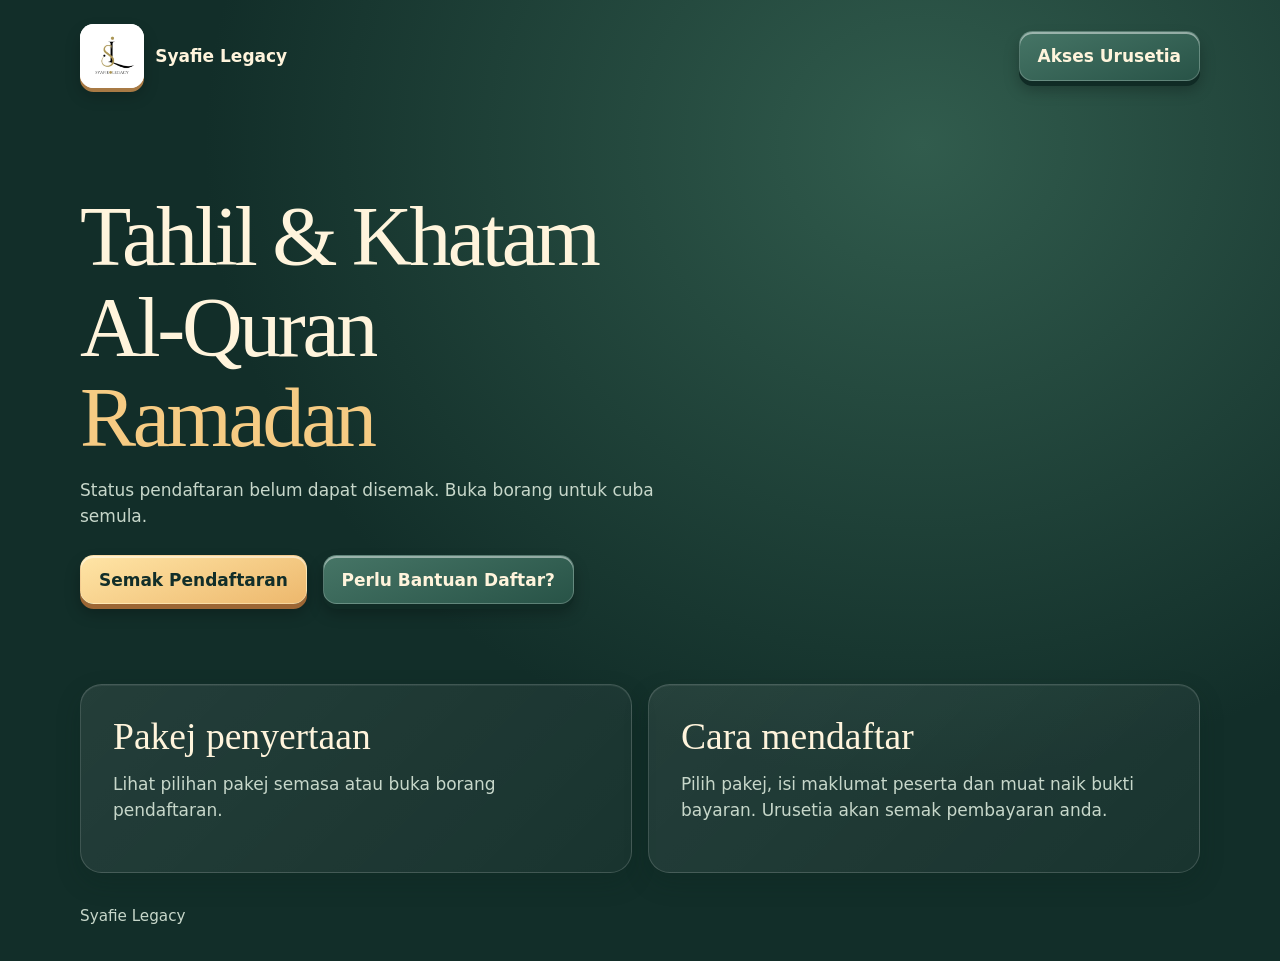
<file: index.html>
<!doctype html>
<html lang="ms">
<head>
<meta charset="utf-8">
<meta name="viewport" content="width=device-width, initial-scale=1">
<meta name="theme-color" content="#122e29">
<meta name="description" content="Portal Tahlil dan Khatam Al-Quran Ramadan anjuran Syafie Legacy.">
<title>Tahlil &amp; Khatam Al-Quran Ramadan | Syafie Legacy</title>
<link rel="stylesheet" href="./portal.css">
<script src="./urusetia-config.js" defer></script><script src="./season-public.js?v=annual1" defer></script><style>.hero.without-season-art{grid-template-columns:1fr}#season-poster[hidden]{display:none!important}</style></head>
<body>
<div class="wrap">
  <header>
    <div class="brand"><img class="mark" src="[data-uri]" alt=""> Syafie Legacy</div>
    <a class="button secondary" href="./urusetia.html">Akses Urusetia</a>
  </header>
  <main>
    <section class="hero" aria-labelledby="tajuk">
      <div>
        <h1 id="tajuk">Tahlil &amp; Khatam Al-Quran <span data-season-name>Ramadan</span></h1>
        <p id="season-status" role="status">Menyemak status pendaftaran…</p>
        <div class="actions">
          <a class="button" id="season-register" href="./daftar.html">Semak Pendaftaran</a>
          <button class="button secondary" type="button" data-open="bantuan">Perlu Bantuan Daftar?</button>
        </div>
      </div>
      <img id="season-poster" data-season-poster="1448H" hidden class="ramadan-art" style="aspect-ratio:auto;object-fit:contain" src="[data-uri]" width="768" height="960" alt="Pakej Tahlil Ramadan 1448H. Pilihan RM50, RM70 dan RM100." fetchpriority="high">
    </section>
    <div class="cards">
      <section class="card" id="pakej" aria-labelledby="tajuk-pakej">
        <h2 id="tajuk-pakej">Pakej penyertaan</h2>
        <p>Lihat pilihan pakej semasa atau buka borang pendaftaran.</p><ul id="season-packages"></ul>
      </section>
      <section class="card" aria-labelledby="tajuk-daftar">
        <h2 id="tajuk-daftar">Cara mendaftar</h2>
        <p>Pilih pakej, isi maklumat peserta dan muat naik bukti bayaran. Urusetia akan semak pembayaran anda.</p>
      </section>
    </div>
  </main>
  <footer>Syafie Legacy</footer>
</div>
<dialog id="bantuan" aria-labelledby="tajuk-bantuan">
  <h2 id="tajuk-bantuan">Bantuan pendaftaran</h2>
  <p>Jika anda kurang biasa dengan borang dalam talian atau tiada akaun Google, Ustaz Shafie boleh daftarkan bagi pihak anda untuk sesi program semasa.</p>
  <form method="dialog" class="actions">
    <a class="button" href="https://tahlilsyafielegacy.wasap.my" target="_blank" rel="noopener noreferrer">WhatsApp Ustaz Shafie</a>
    <button class="button secondary" autofocus>Tutup</button>
  </form>
</dialog>
<script>
  for (const button of document.querySelectorAll('[data-open]')) {
    button.addEventListener('click', () => {
      document.getElementById(button.dataset.open).showModal();
    });
  }
</script>
</body>
</html>
</file>
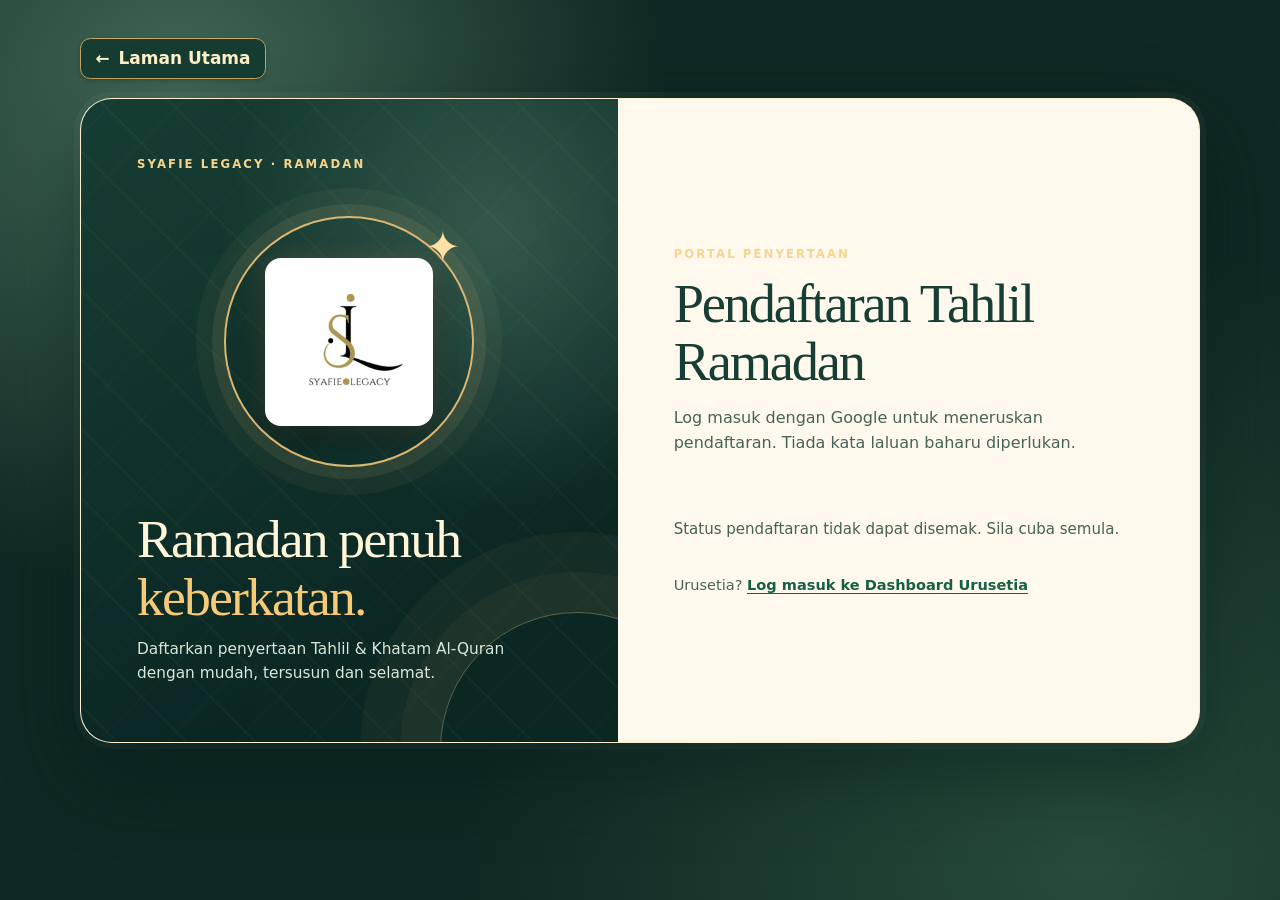
<file: daftar.html>
<!doctype html>
<html lang="ms"><head><meta charset="utf-8"><meta name="viewport" content="width=device-width,initial-scale=1"><meta name="referrer" content="no-referrer"><title>Pendaftaran Tahlil Ramadan</title><link rel="stylesheet" href="portal.css"><link rel="stylesheet" href="./auth-motion.css?v=google-3d1"><style>
main{max-width:680px;margin:2rem auto;padding:1rem}label{display:grid;gap:.4rem;margin:1rem 0}input,textarea,select{font:inherit;padding:.7rem;border-radius:.5rem;color:#142b23;background:#fff8e7;width:100%;box-sizing:border-box}[hidden]{display:none!important}textarea{resize:vertical}
.home-link{display:inline-flex;align-items:center;gap:.55rem;margin:0 0 .9rem;padding:.55rem .9rem;border:1px solid #c5a562;border-radius:.65rem;background:#173d32;color:#fff1c9;text-decoration:none;font-weight:700;line-height:1.25;box-shadow:0 2px 5px #0003}
.home-link:hover{background:#285246;color:#fff8e7}
.home-link:focus-visible{outline:2px solid #ffdc93;outline-offset:3px}
.submission-dialog{box-sizing:border-box;width:min(28rem,calc(100% - 2rem));max-height:calc(100% - 2rem);padding:1.75rem;border:1px solid #ae9257;border-radius:1.25rem;background:#204238;color:#fff1cc;box-shadow:0 1rem 3rem #0008;text-align:center}
.submission-dialog::backdrop{background:#081914c9}
.submission-dialog h2{font-size:clamp(1.5rem,5vw,2rem);margin:.65rem 0}
.submission-dialog p{color:#fff1cc;margin:.65rem 0 1rem}
.submission-spinner{display:block;width:2.6rem;height:2.6rem;margin:.3rem auto 1rem;border:.2rem solid #ffda8f45;border-top-color:#ffda8f;border-radius:50%;animation:submission-spin .85s linear infinite}
@keyframes submission-spin{to{transform:rotate(360deg)}}
@media(prefers-reduced-motion:reduce){.submission-spinner{animation:none}}
</style><script src="urusetia-config.js" defer></script><script defer src="daftar.js?v=annual1"></script></head>
<body class="auth-page auth-participant"><main class="auth-main">
<a id="registration-back" class="home-link" href="./"><span aria-hidden="true">←</span> Laman Utama</a>
<div class="auth-shell">
  <aside class="auth-showcase" aria-label="Tahlil Ramadan Syafie Legacy">
    <span class="auth-eyebrow">Syafie Legacy · <span data-season-name>Ramadan</span></span>
    <div class="auth-motif" aria-hidden="true"><img class="auth-sl-logo" src="[data-uri]" alt=""></div>
    <div><h2>Ramadan penuh <span class="auth-accent">keberkatan.</span></h2>
    <p>Daftarkan penyertaan Tahlil &amp; Khatam Al-Quran dengan mudah, tersusun dan selamat.</p></div>
  </aside>
  <section class="auth-content" aria-label="Daftar peserta">
    <span class="auth-eyebrow">PORTAL PENYERTAAN</span>
    <h1 id="registration-title">Pendaftaran Tahlil Ramadan</h1>
    <p class="auth-description">Log masuk dengan Google untuk meneruskan pendaftaran. Tiada kata laluan baharu diperlukan.</p>
    <p id="registration-window" class="auth-description"></p>
    <p id="status" role="status" aria-live="polite">Menyemak status pendaftaran…</p>
    <button id="google-login" class="google-signin-3d" type="button" hidden><span class="google-signin-3d__tile" aria-hidden="true"><svg class="google-brand-icon" viewBox="0 0 48 48" width="36" height="36" focusable="false" aria-hidden="true" xmlns="http://www.w3.org/2000/svg"><path fill="#EA4335" d="M24 9.5c3.54 0 6.71 1.22 9.21 3.6l6.85-6.85C35.9 2.38 30.47 0 24 0 14.62 0 6.51 5.38 2.56 13.22l7.98 6.19C12.43 13.72 17.74 9.5 24 9.5z"/><path fill="#4285F4" d="M46.98 24.55c0-1.57-.15-3.09-.38-4.55H24v9.02h12.94c-.58 2.96-2.26 5.48-4.77 7.18l7.73 6C44.4 38.05 46.98 31.88 46.98 24.55z"/><path fill="#FBBC05" d="M10.53 28.59A14.46 14.46 0 0 1 9.75 24c0-1.59.27-3.12.76-4.59l-7.98-6.2A23.88 23.88 0 0 0 0 24c0 3.87.93 7.51 2.56 10.78l7.97-6.19z"/><path fill="#34A853" d="M24 48c6.48 0 11.92-2.13 15.9-5.8l-7.73-6c-2.15 1.45-4.92 2.3-8.17 2.3-6.26 0-11.57-4.22-13.47-9.91l-7.98 6.19C6.51 42.62 14.62 48 24 48z"/></svg></span><span class="google-signin-3d__label">Log Masuk dengan Google</span><span class="google-signin-3d__chevron" aria-hidden="true">›</span></button>
    <p class="auth-hint">Urusetia? <a href="./urusetia.html">Log masuk ke Dashboard Urusetia</a></p>
    <form id="daftar" hidden><label>Pakej penyertaan<select id="packageId" required></select></label><label>Nama peserta<input id="name" autocomplete="name" maxlength="160" required></label><label><span id="registration-email-label">E-mel</span><input id="email" type="email" autocomplete="email" maxlength="254" readonly required></label><label>Nombor WhatsApp<input id="phone" type="tel" autocomplete="tel" maxlength="35" required></label><label>Nama arwah, satu nama setiap baris<textarea id="names" rows="5" maxlength="10000" required></textarea></label><label>Bukti bayaran (JPG, PNG atau PDF, maksimum 3 MB)<input id="proof" type="file" accept="image/jpeg,image/png,application/pdf" required></label><button class="button" type="submit">Hantar Pendaftaran</button></form>
  </section>
</div>
<dialog id="submission-dialog" class="submission-dialog" aria-labelledby="submission-title" aria-describedby="submission-message">
  <span id="submission-spinner" class="submission-spinner" aria-hidden="true" hidden></span>
  <h2 id="submission-title">Status Permohonan</h2>
  <p id="submission-message" role="status"></p>
  <form method="dialog"><button id="submission-close" class="button" type="submit">Tutup</button></form>
</dialog></main></body></html>
</file>
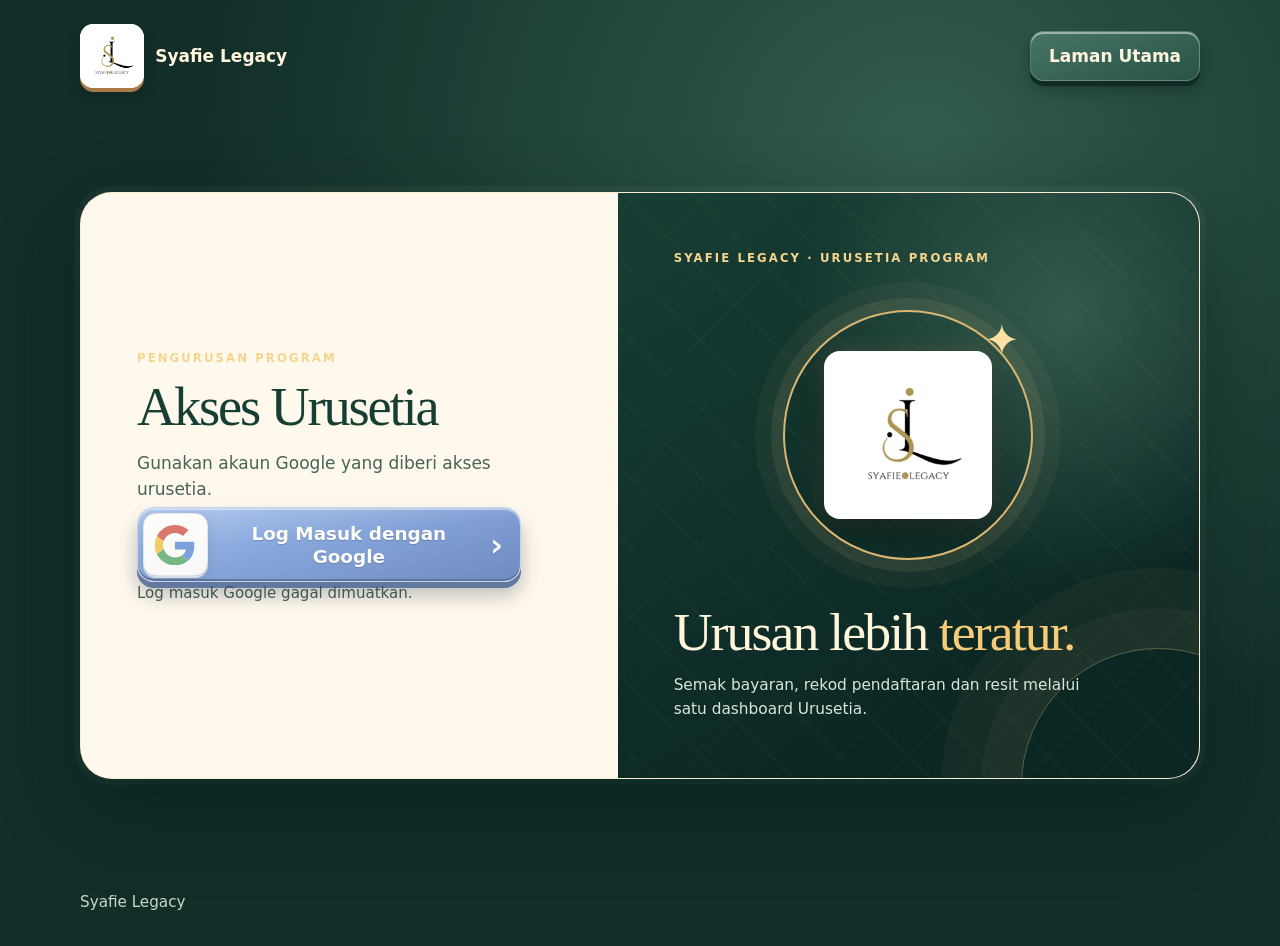
<file: urusetia.html>
<!doctype html>
<html lang="ms">
<head>
<meta name="referrer" content="no-referrer">
<meta charset="utf-8">
<meta name="viewport" content="width=device-width, initial-scale=1">
<meta name="theme-color" content="#122e29">
<meta name="referrer" content="no-referrer">
<title>Akses Urusetia | Tahlil Ramadan</title>
<link rel="stylesheet" href="./portal.css">
<link rel="stylesheet" href="./auth-motion.css?v=google-3d1">
<script src="./urusetia-config.js" defer></script>
<script src="./urusetia.js?v=annual1" defer></script>
<style>.submission-dialog{box-sizing:border-box;width:min(28rem,calc(100% - 2rem));max-height:calc(100% - 2rem);padding:1.75rem;border:1px solid #ae9257;border-radius:1.25rem;background:#204238;color:#fff1cc;box-shadow:0 1rem 3rem #0008;text-align:center}
.submission-dialog::backdrop{background:#081914c9}
.submission-dialog h2{font-size:clamp(1.5rem,5vw,2rem);margin:.65rem 0}
.submission-dialog p{color:#fff1cc;margin:.65rem 0 1rem}
.submission-spinner{display:block;width:2.6rem;height:2.6rem;margin:.3rem auto 1rem;border:.2rem solid #ffda8f45;border-top-color:#ffda8f;border-radius:50%;animation:submission-spin .85s linear infinite}
@keyframes submission-spin{to{transform:rotate(360deg)}}
@media(prefers-reduced-motion:reduce){.submission-spinner{animation:none}}

.payment-dialog-actions{display:flex;flex-wrap:wrap;justify-content:center;gap:.75rem;margin-top:1rem}

.season-view{margin:1rem 0;padding:1rem;border:1px solid #c8ae7466;border-radius:.85rem}
.season-view select,#season-edit{display:block;width:min(100%,26rem);max-width:100%;margin:.5rem 0}
#dashboard .season-view label,#dashboard #tetapan-sesi label{color:#fff1cc;font-weight:650}
#season-view,#season-edit,#season-form input:not([type="checkbox"]){padding:.7rem .8rem;border:1px solid #bda36b;border-radius:.65rem;background:#fff8e7;color:#17362d;font:inherit;min-height:3rem;color-scheme:light}
#season-view:focus-visible,#season-edit:focus-visible,#season-form input:focus-visible{outline:3px solid #f6cb83;outline-offset:3px}
#season-form input:disabled{opacity:.8}
#season-form input[type="checkbox"]{width:1.15rem;height:1.15rem;accent-color:#f6cb83}
#dashboard{overflow-wrap:anywhere}
.season-form[hidden],.season-view[hidden]{display:none!important}
.season-form{display:grid;gap:1rem}.season-form label{display:grid;gap:.4rem}
.season-dates{display:grid;grid-template-columns:repeat(2,minmax(0,1fr));gap:1rem}
.season-form input{min-width:0;width:100%;box-sizing:border-box}
.season-form .season-check{display:flex;align-items:flex-start;gap:.6rem}
.season-check input{width:auto;flex:none;margin-top:.25rem}
.season-note{font-size:.9rem;line-height:1.6}
@media(max-width:600px){.season-dates{grid-template-columns:1fr}}
</style><style>
.receipt-history{margin-top:1.5rem;padding-top:1.25rem;border-top:1px solid #d6c38b66}
.history-search,.history-nav{display:flex;flex-wrap:wrap;align-items:center;gap:.6rem}
.history-search input{flex:1 1 13rem;min-width:0;padding:.65rem .75rem;border:1px solid #bda36b;border-radius:.5rem;background:#fff8e7;color:#17362d;font:inherit}
.history-item{padding:.85rem 0;border-bottom:1px solid #d6c38b44;overflow-wrap:anywhere}
.history-item h3,.history-item p{margin:.3rem 0}
.history-item a{color:#ffdc93}
.history-nav{margin-top:1rem}
</style><style>
.dashboard-nav{display:flex;flex-wrap:wrap;gap:.45rem;margin:1.1rem 0 1.5rem;padding:.45rem;border:1px solid #c8ae7466;border-radius:.85rem;background:#102e27}
.dashboard-nav a{flex:1 1 auto;padding:.7rem .8rem;border-radius:.55rem;color:#fff1cc;text-decoration:none;font-weight:700;text-align:center}
.dashboard-nav a:hover{background:#31574b}
.dashboard-nav a[aria-current="location"]{background:#ffda96;color:#152c25}
.dashboard-nav a:focus-visible{outline:2px solid #ffda96;outline-offset:2px}
#dashboard section[hidden]{display:none!important}
#sejarah-pendaftaran{margin-top:0;padding-top:0;border-top:0}
</style></head>
<body>
<div class="wrap">
  <header>
    <div class="brand"><img class="mark" src="[data-uri]" alt=""> Syafie Legacy</div>
    <a class="button secondary" href="./">Laman Utama</a>
  </header>
  <main class="admin-main">
    <section class="auth-shell auth-shell--staff" aria-labelledby="tajuk">
      <aside class="auth-showcase" aria-label="Akses Urusetia Ramadan">
        <span class="auth-eyebrow">Syafie Legacy · Urusetia Program</span>
        <div class="auth-motif" aria-hidden="true"><img class="auth-sl-logo" src="[data-uri]" alt=""></div>
        <div><h2>Urusan lebih <span class="auth-accent">teratur.</span></h2>
        <p>Semak bayaran, rekod pendaftaran dan resit melalui satu dashboard Urusetia.</p></div>
      </aside>
      <div class="auth-content">
      <span class="auth-eyebrow">PENGURUSAN PROGRAM</span>
      <h1 id="tajuk">Akses Urusetia</h1>
      <p id="intro">Gunakan akaun Google yang diberi akses urusetia.</p>
      <div class="actions" id="login-actions">
        <button id="login" class="google-signin-3d" type="button" disabled><span class="google-signin-3d__tile" aria-hidden="true"><svg class="google-brand-icon" viewBox="0 0 48 48" width="36" height="36" focusable="false" aria-hidden="true" xmlns="http://www.w3.org/2000/svg"><path fill="#EA4335" d="M24 9.5c3.54 0 6.71 1.22 9.21 3.6l6.85-6.85C35.9 2.38 30.47 0 24 0 14.62 0 6.51 5.38 2.56 13.22l7.98 6.19C12.43 13.72 17.74 9.5 24 9.5z"/><path fill="#4285F4" d="M46.98 24.55c0-1.57-.15-3.09-.38-4.55H24v9.02h12.94c-.58 2.96-2.26 5.48-4.77 7.18l7.73 6C44.4 38.05 46.98 31.88 46.98 24.55z"/><path fill="#FBBC05" d="M10.53 28.59A14.46 14.46 0 0 1 9.75 24c0-1.59.27-3.12.76-4.59l-7.98-6.2A23.88 23.88 0 0 0 0 24c0 3.87.93 7.51 2.56 10.78l7.97-6.19z"/><path fill="#34A853" d="M24 48c6.48 0 11.92-2.13 15.9-5.8l-7.73-6c-2.15 1.45-4.92 2.3-8.17 2.3-6.26 0-11.57-4.22-13.47-9.91l-7.98 6.19C6.51 42.62 14.62 48 24 48z"/></svg></span><span class="google-signin-3d__label">Log Masuk dengan Google</span><span class="google-signin-3d__chevron" aria-hidden="true">›</span></button>
      </div>
      <p id="status" role="status" aria-live="polite">Menyemak tetapan log masuk…</p>
      <noscript><p>Hidupkan JavaScript untuk log masuk.</p></noscript>
      <div id="dashboard" hidden>
        <div id="season-view-wrap" class="season-view" hidden><label for="season-view">Sesi paparan rekod</label><select id="season-view"></select><p id="season-view-label" role="status"></p><button id="season-retry" class="button secondary" type="button">Muat Semula Sesi</button></div>
        <nav class="dashboard-nav" aria-label="Menu Urusetia">
          <a href="#semakan-bayaran" aria-controls="semakan-bayaran" aria-current="location">Semakan Bayaran</a>
          <a href="#sejarah-pendaftaran" aria-controls="sejarah-pendaftaran">Sejarah Pendaftaran</a>
          <a href="#tetapan-sesi" aria-controls="tetapan-sesi">Tetapan Sesi</a>
          <a href="./daftar.html?bantuan=1">Daftar Bagi Pihak Ketiga <span aria-hidden="true">→</span></a>
        </nav>
        <section id="semakan-bayaran" aria-labelledby="payment-title">
          <h2 id="payment-title">Semakan Bayaran</h2>
          <p id="payment-status" role="status"></p>
          <div id="payment-queue"></div>
        </section>
        <section id="sejarah-pendaftaran" class="receipt-history" aria-labelledby="receipt-history-title" hidden>
          <h2 id="receipt-history-title">Sejarah Pendaftaran &amp; Resit</h2>
          <form id="history-search" class="history-search">
            <input id="history-query" type="search" maxlength="160" aria-label="Cari ikut nama, e-mel, rujukan atau nombor resit" placeholder="Nama, e-mel, rujukan atau no. resit">
            <button class="button secondary" type="submit">Cari</button>
          </form>
          <p id="history-status" role="status"></p>
          <div id="history-results"></div>
          <div class="history-nav">
            <button class="button secondary" id="history-prev" type="button" hidden>Sebelum</button>
            <button class="button secondary" id="history-next" type="button" hidden>Seterusnya</button>
          </div>
        </section>
        <section id="tetapan-sesi" aria-labelledby="season-settings-title" hidden>
          <h2 id="season-settings-title">Tetapan Sesi Program</h2>
          <p>Semua tarikh dan jam menggunakan waktu Malaysia. Pendaftaran ditutup tepat pada masa tutup yang ditetapkan.</p>
          <label for="season-edit">Sesi yang hendak diurus</label><select id="season-edit"></select>
          <button id="season-new" class="button secondary" type="button" disabled>Cipta Sesi Baharu</button>
          <p id="season-status" role="status" aria-live="polite"></p>
          <form id="season-form" class="season-form" hidden>
            <label>ID sesi<input id="season-id" placeholder="Contoh: 1449H" pattern="[0-9]{4}H" maxlength="5" required></label>
            <label>Nama sesi<input id="season-name" maxlength="120" placeholder="Contoh: Ramadan 1449H" required></label>
            <div class="season-dates">
              <label>Tarikh dan jam buka<input id="season-opens" type="datetime-local" required></label>
              <label>Tarikh dan jam tutup<input id="season-closes" type="datetime-local" required></label>
            </div>
            <label class="season-check"><input id="season-enabled" type="checkbox"> Benarkan pendaftaran mengikut jadual</label>
            <label class="season-check"><input id="season-active" type="checkbox"> Jadikan sesi aktif untuk pendaftaran baharu</label>
            <p>Rekod sesi lain kekal. Urusetia boleh menyemak bayaran dan resit selepas pendaftaran ditutup.</p>
            <label class="season-check"><input id="season-receipt" type="checkbox"> Templat, job dan penapis ID musim AutoCrat bagi sesi ini telah disemak</label>
            <p class="season-note">Sesi baharu bermula tertutup dan menyalin pakej sesi yang dipilih. Semak harga pakej serta tetapan resit sebelum membuka sesi. AutoCrat kekal dijalankan secara manual.</p>
            <button id="season-save" class="button" type="submit">Simpan Tetapan Sesi</button>
          </form>
        </section>
        <div class="actions">
          <button class="button secondary" id="logout" type="button">Log Keluar</button>
        </div>
      </div>
      </div>
    </section>
  </main>
  <footer>Syafie Legacy</footer>
</div>
<dialog id="season-confirm-dialog" class="submission-dialog" aria-labelledby="season-confirm-title" aria-describedby="season-confirm-message">
  <h2 id="season-confirm-title">Simpan Tetapan Sesi</h2><p id="season-confirm-message"></p>
  <form method="dialog" class="actions"><button class="button secondary" value="cancel" autofocus>Batal</button><button class="button" value="save">Ya, Simpan</button></form>
</dialog>
<dialog id="payment-dialog" class="submission-dialog" aria-labelledby="payment-dialog-title" aria-describedby="payment-dialog-message">
  <span id="payment-spinner" class="submission-spinner" aria-hidden="true" hidden></span>
  <h2 id="payment-dialog-title">Sahkan Bayaran</h2>
  <p id="payment-dialog-message" role="status"></p>
  <form method="dialog" class="payment-dialog-actions">
    <button id="payment-cancel" class="button secondary" value="cancel" autofocus>Batal</button>
    <button id="payment-confirm" class="button" value="confirm">Sahkan Bayaran</button>
  </form>
</dialog>
<script>
(() => {
  const links = [...document.querySelectorAll('.dashboard-nav a[aria-controls]')];
  function showDashboardSection() {
    const current = ['#sejarah-pendaftaran','#tetapan-sesi'].includes(location.hash) ? location.hash.slice(1) : 'semakan-bayaran';
    for (const link of links) {
      const id = link.getAttribute('aria-controls');
      const active = id === current;
      document.getElementById(id).hidden = !active;
      if (active) link.setAttribute('aria-current', 'location');
      else link.removeAttribute('aria-current');
    }
  }
  window.addEventListener('hashchange', showDashboardSection);
  showDashboardSection();
})();
</script>
</body>
</html>
</file>
<file: portal.css>
:root {
    color-scheme: dark;
    --ink: #122e29;
    --cream: #fff4dc;
    --muted: #c7d7ca;
    --gold: #f6cb83;
    --line: #ffffff29;
  }
  * { box-sizing: border-box }
  body {
    margin: 0;
    font: 1.0625rem/1.55 system-ui, sans-serif;
    color: var(--cream);
    background: radial-gradient(ellipse at 72% 15%, #315c4d, transparent 55%), var(--ink);
    min-height: 100vh;
  }
  .wrap { width: min(100% - 2.5rem, 70rem); margin-inline: auto }
  header { display: flex; justify-content: space-between; align-items: center; flex-wrap: wrap; gap: 1rem; padding-block: 1.5rem }
  .brand { display: inline-flex; align-items: center; gap: .7rem; font-weight: 700 }
  .mark { display: block; width: 4rem; height: 4rem; object-fit: contain; border-radius: .85rem; background: white; box-shadow: 0 4px 0 #a87a45, 0 8px 16px #0003 }
  .hero { display: grid; grid-template-columns: 1.15fr 1fr; align-items: center; gap: 2rem; padding-block: clamp(2rem, 7vw, 5rem) }
  h1, h2 { font-family: Georgia, serif; font-weight: 500; line-height: 1.08; margin: 0 }
  h1 { font-size: clamp(2.65rem, 7vw, 5.25rem); letter-spacing: -.04em }
  h1 span { display: block; color: var(--gold) }
  h2 { font-size: clamp(1.65rem, 4vw, 2.35rem) }
  p { color: var(--muted); margin: .8rem 0 0 }
  .actions { display: flex; flex-wrap: wrap; gap: 1rem; margin-top: 1.6rem }
  .button {
    display: inline-flex; align-items: center; justify-content: center; min-height: 3rem;
    padding: .65rem 1.12rem; border: 1px solid #fff3; border-radius: .85rem; cursor: pointer;
    font: inherit; font-weight: 750; text-decoration: none; color: var(--ink);
    background: linear-gradient(160deg, #ffe5a6, #edb86d);
    --base: #9c6634;
    box-shadow: inset 0 2px 0 #fff7, 0 5px 0 var(--base), 0 9px 15px #0004;
    transition: transform .18s ease, box-shadow .18s ease, filter .18s ease;
  }
  .button.secondary { color: var(--cream); background: linear-gradient(160deg, #467566, #285347); --base: #102b25 }
  @media (hover: hover) { .button:hover { transform: translateY(-2px); filter: brightness(1.08) } }
  .button:active { transform: translateY(4px); box-shadow: inset 0 1px 0 #fff5, 0 1px 0 var(--base) }
  .button:focus-visible { outline: 3px solid #fff4dc; outline-offset: 5px }
  .ramadan-art {
    display: block;
    width: 100%;
    height: auto;
    border: 1px solid #f6cb8359;
    border-radius: clamp(1.15rem, 3vw, 2rem);
    background: #143529;
    box-shadow: 0 18px 44px #071b1780, 0 0 38px #f6cb8314;
    animation: reveal-ramadan-art .65s ease-out both;
  }
  @keyframes reveal-ramadan-art {
    from { opacity: 0; transform: translateY(.45rem) }
    to { opacity: 1; transform: translateY(0) }
  }
  .cards { display: grid; grid-template-columns: 1fr 1fr; gap: 1rem }
  .card, dialog {
    border: 1px solid var(--line); border-radius: 1.35rem; padding: clamp(1.2rem, 4vw, 2rem);
    background: linear-gradient(135deg, #ffffff14, #ffffff08);
    box-shadow: inset 0 1px 0 #fff1, 0 10px 25px #0a241c38;
  }
  dialog { width: min(100% - 2rem, 30rem); color: var(--cream); background: #24483d }
  dialog::backdrop { background: #081915da }
  dialog form { margin-top: 1.25rem; padding-bottom: .35rem }
  footer { color: var(--muted); padding-block: 2rem; font-size: .95rem }
  @media (max-width: 46rem) {
    .hero, .cards { grid-template-columns: 1fr }
  }
  @media (max-width: 26rem) { .actions .button { width: 100% } }
  @media (prefers-reduced-motion: reduce) {
    *, *::before, *::after { animation: none !important; transition: none !important }
  }

  .admin-main { padding-block: clamp(2rem, 8vw, 5rem) }
  .admin-card { width: min(100%, 42rem); margin-inline: auto }
  .admin-card h1 { font-size: clamp(2.5rem, 7vw, 4.25rem) }
  .button:disabled { opacity: .65; cursor: default; transform: none; filter: none }
</file>
<file: auth-motion.css>
/* Tahlil Ramadan 1448H — animated split-panel authentication, frontend only. */
.auth-page{min-height:100vh;background:radial-gradient(circle at 14% 12%,#426957 0,transparent 36%),radial-gradient(circle at 85% 95%,#274b3b 0,transparent 45%),#0f2823}
.auth-main{width:min(100% - 2rem,70rem);max-width:none;margin:0 auto;padding:clamp(1rem,3vw,2.4rem) 0 3rem}
.auth-main .home-link{margin-bottom:1.2rem}
.auth-shell{display:grid;grid-template-columns:48% 52%;min-height:540px;overflow:hidden;isolation:isolate;position:relative;border:1px solid #f8d99355;border-radius:2rem;background:#fff9ed;box-shadow:0 32px 80px #031b1675,0 0 0 6px #ffffff0a}
.auth-showcase{position:relative;display:flex;flex-direction:column;align-items:flex-start;justify-content:space-between;gap:2rem;min-width:0;padding:clamp(2rem,5vw,3.5rem);overflow:hidden;color:#fff6da;background:radial-gradient(circle at 77% 21%,#67927b66,transparent 42%),linear-gradient(152deg,#173e34,#0b2724 76%);animation:auth-slide-from-left .75s cubic-bezier(.2,.75,.2,1) both}
.auth-showcase::before{content:"";position:absolute;inset:0;opacity:.35;pointer-events:none;background-image:repeating-linear-gradient(45deg,transparent 0 24px,#ffe6a418 25px 26px,transparent 27px 49px),repeating-linear-gradient(-45deg,transparent 0 24px,#ffe6a40c 25px 26px,transparent 27px 49px)}
.auth-showcase::after{content:"";position:absolute;width:17rem;height:17rem;border:1px solid #ffda9255;border-radius:50%;right:-6rem;bottom:-9rem;box-shadow:0 0 0 2.5rem #f6c7760b,0 0 0 5rem #f6c77609;pointer-events:none}
.auth-showcase > *{position:relative;z-index:1}
.auth-eyebrow{font-size:.73rem;letter-spacing:.18em;text-transform:uppercase;font-weight:800;color:#f5d48e}
.auth-motif{align-self:center;width:min(85%,17rem);aspect-ratio:1;position:relative;margin:auto 0;display:grid;place-items:center}
.auth-motif::before{content:"";position:absolute;inset:4%;border:2px solid #dbb672;border-radius:50%;box-shadow:0 0 0 12px #ebcd8b16,0 0 0 28px #ebcd8b0b;animation:auth-orbit 19s linear infinite}
.auth-motif::after{content:"✦";position:absolute;top:3%;right:9%;color:#ffe2a3;font-size:2.7rem}
.auth-mosque{font-size:clamp(5rem,11vw,8rem);line-height:1;filter:drop-shadow(0 14px 20px #0006);animation:auth-float 5s ease-in-out infinite}
.auth-showcase h2{font:500 clamp(2.2rem,4.2vw,3.8rem)/1.08 Georgia,serif;letter-spacing:-.035em;color:#fff5d9}
.auth-showcase p{max-width:27rem;color:#d9e6d9;font-size:.96rem}
.auth-showcase .auth-accent{color:#f7ca78}
.auth-content{display:flex;flex-direction:column;justify-content:center;min-width:0;padding:clamp(1.5rem,5vw,3.5rem);color:#173e34;animation:auth-slide-from-right .75s cubic-bezier(.2,.75,.2,1) both}
.auth-content h1{font-size:clamp(2rem,4.5vw,3.4rem);letter-spacing:-.04em;color:#173e34;margin:.7rem 0 0}
.auth-content p{color:#476357}
.auth-content .auth-description{margin:.9rem 0 1.5rem;font-size:1rem;max-width:33rem}
.auth-content #status{margin:0 0 1rem;min-height:1.4rem;color:#466251;font-size:.94rem}
.auth-content .button{width:fit-content;min-width:min(100%,17rem)}
.auth-content .auth-google{width:100%;max-width:24rem;gap:.7rem;margin:.3rem 0 .8rem}
.auth-google-mark{display:grid;place-items:center;width:1.65rem;height:1.65rem;flex:none;border-radius:.4rem;background:#fff;color:#4285f4;font-size:1.1rem;font-weight:900;box-shadow:inset 0 0 0 1px #dedede}
.auth-hint{margin:1rem 0 0;font-size:.91rem;color:#547064}
.auth-hint a{color:#176044;text-underline-offset:.2em;font-weight:750}
.auth-hint a:focus-visible{outline:3px solid #1a6747;outline-offset:4px}
.auth-content label{color:#194333;font-weight:650}
.auth-content #daftar{width:100%;animation:auth-form-enter .45s ease both}
.auth-shell:has(#daftar:not([hidden])) .auth-hint{display:none}
.auth-content #daftar .button[type=submit]{width:100%;max-width:24rem}
.auth-shell--staff .auth-content #login-actions{max-width:24rem}
.auth-content #daftar label{display:grid;gap:.35rem;margin:.9rem 0}
.auth-content #daftar input,.auth-content #daftar select,.auth-content #daftar textarea{border:1px solid #a1bba5;background:#fffdf6;color:#123a2b;border-radius:.7rem}
.auth-content #daftar input:focus-visible,.auth-content #daftar select:focus-visible,.auth-content #daftar textarea:focus-visible{outline:3px solid #e1b76e;outline-offset:1px}
.auth-content #daftar button[type=submit]{margin-top:.8rem}
.auth-shell:has(#daftar:not([hidden])){grid-template-columns:34% 66%}
.auth-shell:has(#daftar:not([hidden])) .auth-motif{width:min(85%,11rem)}
.auth-shell:has(#daftar:not([hidden])) .auth-mosque{font-size:5rem}
.auth-shell.is-authenticated{display:block;min-height:0;max-width:70rem;border-color:#b5a27177;background:linear-gradient(135deg,#24483b,#183a30)}
.auth-shell.is-authenticated .auth-showcase{display:none}
.auth-shell.is-authenticated .auth-content{color:#fff4dc;animation:none}
.auth-shell.is-authenticated .auth-content h1{color:#fff4dc}
.auth-shell.is-authenticated .auth-content p{color:#c7d7ca}
.auth-shell.is-authenticated .auth-hint{display:none}
.auth-shell--staff .auth-showcase{order:2;animation-name:auth-slide-from-right}
.auth-shell--staff .auth-content{order:1;animation-name:auth-slide-from-left}
.auth-shell--staff .auth-content #login-actions{margin-top:.3rem}
.auth-shell--staff .auth-content #login-actions .button{max-width:24rem;width:100%}
.auth-shell--staff.is-authenticated .auth-content{padding:clamp(1.5rem,4vw,3rem)}
.auth-shell--staff.is-authenticated .auth-content #status{color:#d9e3d6}
.auth-shell--staff.is-authenticated .auth-content h1{font-size:clamp(2rem,5vw,3.3rem)}
@keyframes auth-slide-from-left{from{opacity:.7;transform:translateX(-9%)}to{opacity:1;transform:translateX(0)}}
@keyframes auth-slide-from-right{from{opacity:.7;transform:translateX(9%)}to{opacity:1;transform:translateX(0)}}
@keyframes auth-float{0%,100%{transform:translateY(0)}50%{transform:translateY(-11px)}}
@keyframes auth-orbit{to{transform:rotate(360deg)}}
@keyframes auth-form-enter{from{opacity:0;transform:translateY(12px)}to{opacity:1;transform:translateY(0)}}
@media(max-width:780px){.auth-shell,.auth-shell:has(#daftar:not([hidden])){grid-template-columns:1fr;min-height:0;border-radius:1.3rem}.auth-showcase,.auth-shell--staff .auth-showcase{order:0;min-height:190px;gap:.5rem;padding:1.5rem 1.7rem}.auth-content,.auth-shell--staff .auth-content{order:1;padding:1.6rem}.auth-motif{position:absolute;right:.6rem;top:1.5rem;width:7rem;opacity:.27}.auth-mosque,.auth-shell:has(#daftar:not([hidden])) .auth-mosque{font-size:4.2rem}.auth-showcase h2{font-size:2.1rem;max-width:19rem}.auth-showcase p{max-width:21rem;font-size:.85rem}.auth-main{width:min(100% - 1rem,70rem)}}
@media(max-width:430px){.auth-showcase{min-height:180px}.auth-content{padding:1.3rem}.auth-content h1{font-size:2.1rem}.auth-content .button{width:100%;min-width:0}.auth-showcase h2{font-size:1.9rem}.auth-main .home-link{margin-left:.35rem}}
@media(prefers-reduced-motion:reduce){.auth-showcase,.auth-content,.auth-motif::before,.auth-mosque,.auth-content #daftar{animation:none!important;transition:none!important}}


/* SL brand artwork: keep existing animated gold ring, replace centre glyph. */
.auth-sl-logo{
  display:block;
  width:min(63%,10.5rem);
  max-height:70%;
  height:auto;
  aspect-ratio:1;
  object-fit:contain;
  border-radius:1rem;
  background:#fff;
  padding:.35rem;
  box-shadow:0 12px 30px #0006,0 0 25px #efc67b30;
  animation:auth-float 5s ease-in-out infinite;
}
@media(max-width:780px){
  .auth-sl-logo{width:min(68%,6.5rem);padding:.2rem;border-radius:.65rem}
}


/* Google sign-in: 3D visual only, original OAuth click handlers retained. */
.google-signin-3d{
  position:relative;isolation:isolate;display:inline-flex;align-items:center;
  width:min(100%,28rem);min-height:4.65rem;padding:.3rem 1.05rem .3rem .3rem;
  gap:.9rem;overflow:hidden;border:1px solid #a7c5ff;border-radius:1.05rem;
  background:linear-gradient(160deg,#70a6ff 0%,#4e88ed 51%,#386bcd 100%);
  box-shadow:inset 0 2px 1px #ffffff7a,inset 0 -2px 0 #234b9a,
    0 6px 0 #244e99,0 13px 20px #081d4660;
  color:#fff;font:700 clamp(1rem,2.1vw,1.15rem)/1.25 system-ui,sans-serif;
  cursor:pointer;text-align:center;text-shadow:0 1px 1px #173d8d88;
  transform:translateY(0);
  transition:transform .18s ease,box-shadow .18s ease,filter .18s ease;
}
.google-signin-3d::before{
  content:"";position:absolute;inset:0;z-index:-1;pointer-events:none;
  background:linear-gradient(175deg,#ffffff38,transparent 42%,#003e9b16);
}
.google-signin-3d::after{
  content:"";position:absolute;top:-70%;left:-38%;width:32%;height:250%;
  transform:translateX(-170%) rotate(22deg);pointer-events:none;
  background:linear-gradient(90deg,transparent,#ffffff55,transparent);
  opacity:.8;animation:google-button-shine 6s ease-in-out infinite;
}
.google-signin-3d__tile{
  position:relative;z-index:1;display:grid;place-items:center;flex:0 0 4.05rem;
  width:4.05rem;height:3.95rem;padding:.65rem;border-radius:.8rem;
  background:linear-gradient(155deg,#fff,#f3f6fd);
  border:1px solid #d6dfec;
  box-shadow:inset 0 1px #fff,0 2px 0 #cad4e4,0 5px 13px #081d4633;
}
.google-brand-icon{display:block;width:100%;height:100%;filter:drop-shadow(0 1px 0 #ffffffad)}
.google-signin-3d__label{position:relative;z-index:1;flex:1;min-width:0;white-space:normal}
.google-signin-3d__chevron{
  position:relative;z-index:1;font-size:2rem;line-height:1;color:#ecf3ff;
  transition:transform .18s ease;
}
@media(hover:hover){
  .google-signin-3d:hover:not(:disabled){
    transform:translateY(-3px);filter:brightness(1.05);
    box-shadow:inset 0 2px 1px #ffffff99,inset 0 -2px 0 #234b9a,
      0 9px 0 #244e99,0 18px 28px #081d4673;
  }
  .google-signin-3d:hover:not(:disabled) .google-signin-3d__chevron{transform:translateX(3px)}
}
.google-signin-3d:active:not(:disabled){
  transform:translateY(5px);
  box-shadow:inset 0 2px 1px #ffffff44,inset 0 -1px #234b9a,
    0 1px 0 #244e99,0 5px 10px #081d4659;
}
.google-signin-3d:focus-visible{outline:3px solid #f6cb83;outline-offset:5px}
.google-signin-3d:disabled{opacity:.75;cursor:wait;filter:saturate(.75)}
.google-signin-3d[hidden]{display:none!important}
.auth-content .google-signin-3d,.auth-shell--staff .auth-content #login-actions .google-signin-3d{
  width:100%;max-width:28rem;
}
@keyframes google-button-shine{
  0%,74%{transform:translateX(-170%) rotate(22deg)}
  88%,100%{transform:translateX(550%) rotate(22deg)}
}
@media(max-width:480px){
  .google-signin-3d{min-height:4.15rem;gap:.55rem;padding:.23rem .7rem .23rem .23rem;font-size:.95rem}
  .google-signin-3d__tile{flex-basis:3.55rem;width:3.55rem;height:3.55rem;padding:.55rem;border-radius:.7rem}
  .google-signin-3d__chevron{font-size:1.65rem}
}
@media(prefers-reduced-motion:reduce){
  .google-signin-3d,.google-signin-3d__chevron{transition:none!important}
  .google-signin-3d::after{animation:none!important;opacity:0}
}
</file>
